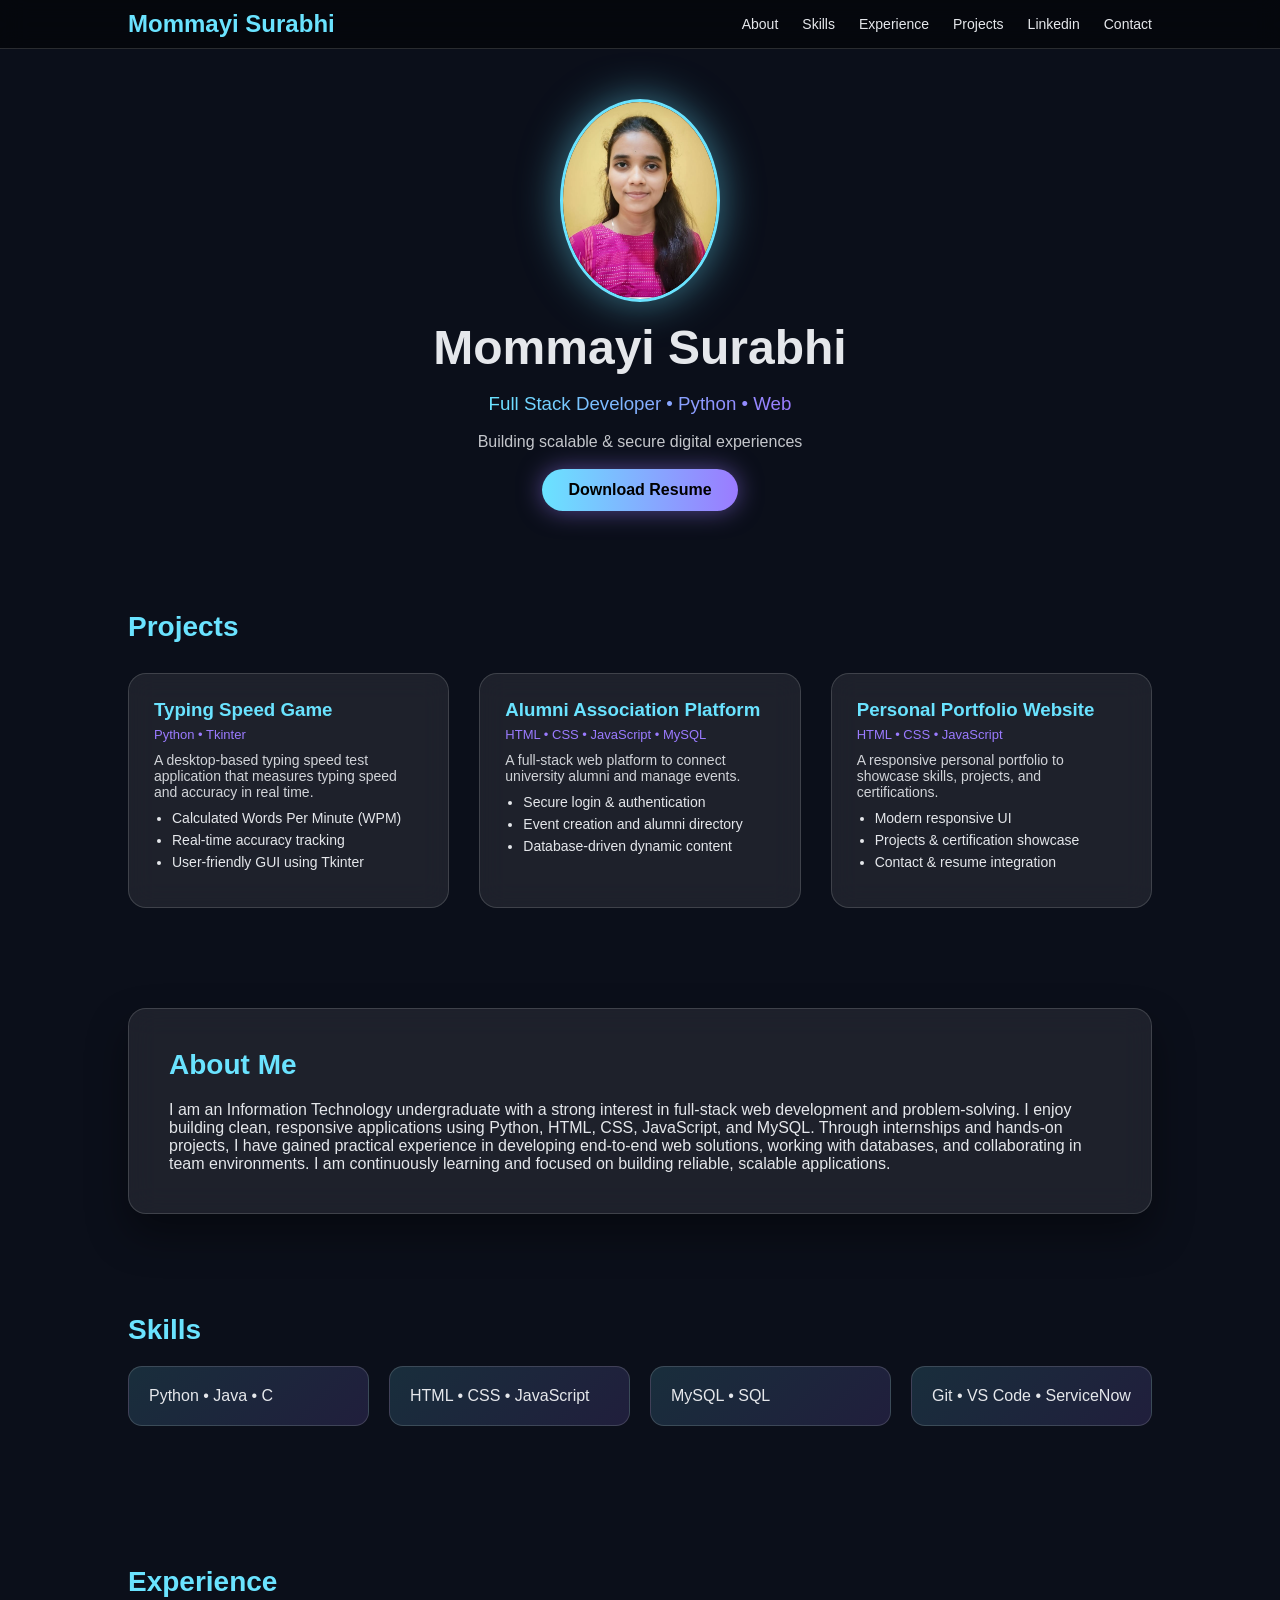
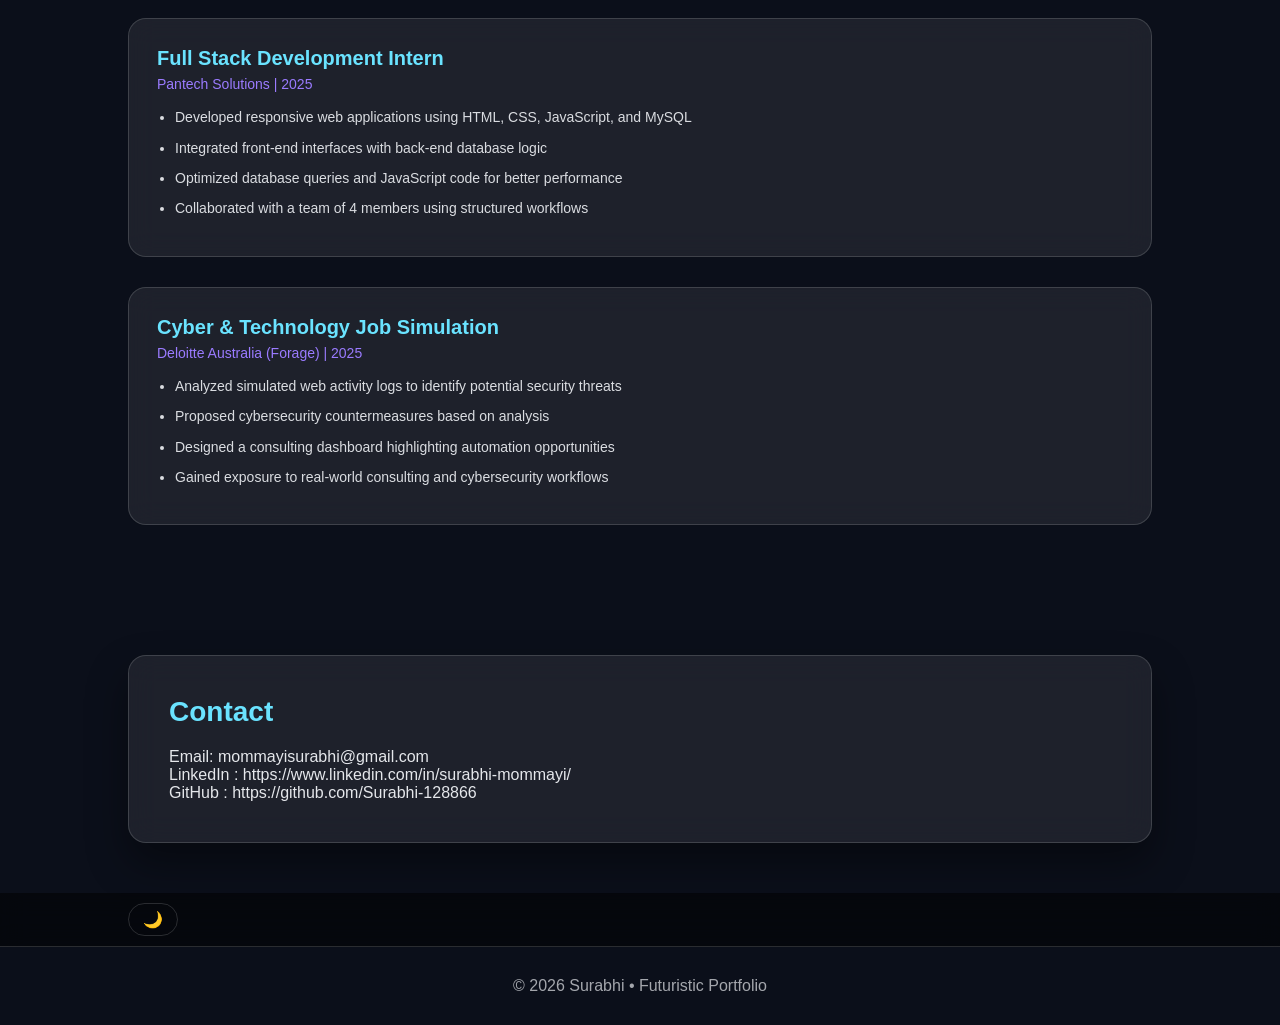
<file: index.html>
<!DOCTYPE html>
<html lang="en">
<head>
<meta charset="UTF-8">
<meta name="viewport" content="width=device-width, initial-scale=1.0">
<title>Mommayi Surabhi | Portfolio</title>
<link rel="stylesheet" href="style.css">
<link href="https://fonts.googleapis.com/css2?family=Poppins:wght@300;400;600&display=swap" rel="stylesheet">
<script src="script.js"></script>

</head>
<body>

<nav>
  <h2>Mommayi Surabhi</h2>
  <ul>
    <li><a href="#about">About</a></li>
    <li><a href="#skills">Skills</a></li>
    <li><a href="#experience">Experience</a></li>
    <li><a href="projects.html">Projects</a></li>
    <li><a href="https://www.linkedin.com/in/surabhi-mommayi/">Linkedin</a></li>
    <li><a href="#contact">Contact</a></li>
  </ul>
</nav>

<section class="hero">
  <img src="profilepic.jpeg">
  <h1>Mommayi Surabhi</h1>
  <h3>Full Stack Developer • Python • Web</h3>
  <p>Building scalable & secure digital experiences</p>
  <a href="sume.docx" class="btn">Download Resume</a>
</section>

<section id="projects">
  <h2>Projects</h2>

  <div class="projects-grid">

    <!-- PROJECT 1 -->
    <div class="project-card">
      <h3>Typing Speed Game</h3>
      <p class="tech">Python • Tkinter</p>
      <p class="desc">
        A desktop-based typing speed test application that measures
        typing speed and accuracy in real time.
      </p>
      <ul>
        <li>Calculated Words Per Minute (WPM)</li>
        <li>Real-time accuracy tracking</li>
        <li>User-friendly GUI using Tkinter</li>
      </ul>
      <!-- <div class="links">
        <a href="#" target="_blank">GitHub</a>
      </div> -->
    </div>

    <!-- PROJECT 2 -->
    <div class="project-card">
      <h3>Alumni Association Platform</h3>
      <p class="tech">HTML • CSS • JavaScript • MySQL</p>
      <p class="desc">
        A full-stack web platform to connect university alumni and manage events.
      </p>
      <ul>
        <li>Secure login & authentication</li>
        <li>Event creation and alumni directory</li>
        <li>Database-driven dynamic content</li>
      </ul>
      <!-- <div class="links">
        <a href="#" target="_blank">GitHub</a>
      </div> -->
    </div>

    <!-- PROJECT 3 -->
    <div class="project-card">
      <h3>Personal Portfolio Website</h3>
      <p class="tech">HTML • CSS • JavaScript</p>
      <p class="desc">
        A responsive personal portfolio to showcase skills, projects, and certifications.
      </p>
      <ul>
        <li>Modern responsive UI</li>
        <li>Projects & certification showcase</li>
        <li>Contact & resume integration</li>
      </ul>
      <!-- <div class="links">
        <a href="#" target="_blank">Live Demo</a>
      </div> -->
    </div>

  </div>
</section>


<section id="about">
  <div class="glass">
    <h2>About Me</h2>
    <p>
I am an Information Technology undergraduate with a strong interest in full-stack web development and problem-solving. I enjoy building clean, responsive applications using Python, HTML, CSS, JavaScript, and MySQL.

Through internships and hands-on projects, I have gained practical experience in developing end-to-end web solutions, working with databases, and collaborating in team environments. I am continuously learning and focused on building reliable, scalable applications.
    </p>
  </div>
</section>

<section id="skills">
  <h2>Skills</h2>
  <div class="skills-grid">
    <div class="skill-card">Python • Java • C</div>
    <div class="skill-card">HTML • CSS • JavaScript</div>
    <div class="skill-card">MySQL • SQL</div>
    <div class="skill-card">Git • VS Code • ServiceNow</div>
  </div>
</section>

<section id="experience">
  <h2>Experience</h2>

  <div class="experience-item">
    <h3>Full Stack Development Intern</h3>
    <p class="company">Pantech Solutions | 2025</p>
    <ul>
      <li>Developed responsive web applications using HTML, CSS, JavaScript, and MySQL</li>
      <li>Integrated front-end interfaces with back-end database logic</li>
      <li>Optimized database queries and JavaScript code for better performance</li>
      <li>Collaborated with a team of 4 members using structured workflows</li>
    </ul>
  </div>

  <div class="experience-item">
    <h3>Cyber & Technology Job Simulation</h3>
    <p class="company">Deloitte Australia (Forage) | 2025</p>
    <ul>
      <li>Analyzed simulated web activity logs to identify potential security threats</li>
      <li>Proposed cybersecurity countermeasures based on analysis</li>
      <li>Designed a consulting dashboard highlighting automation opportunities</li>
      <li>Gained exposure to real-world consulting and cybersecurity workflows</li>
    </ul>
  </div>
</section>


<!-- <section id="experience">
  <h2>Experience</h2>
  <div class="timeline">
    <div class="timeline-item">
      <h3>Pantech Solutions – Full Stack Intern</h3>
      <p>Built scalable web apps, optimized DB queries, team collaboration</p>
    </div>
    <div class="timeline-item">
      <h3>Deloitte Australia – Cyber & Tech Simulation</h3>
      <p>Log analysis, threat detection, automation dashboards</p>
    </div>
  </div>
</section> -->

<section id="contact">
  <div class="glass">
    <h2>Contact</h2>
    <p>Email: mommayisurabhi@gmail.com</p>
    <p>LinkedIn : https://www.linkedin.com/in/surabhi-mommayi/</p>
    <p>GitHub : https://github.com/Surabhi-128866</p>
  </div>
</section>
<!DOCTYPE html>
<html lang="en">
<head>
<meta charset="UTF-8">
<meta name="viewport" content="width=device-width, initial-scale=1.0">
<title>Surabhi | Portfolio</title>

<style>
/* =====================
   THEME VARIABLES
===================== */
:root {
  --bg: #0b0f1a;
  --text: #e5e7eb;
  --card: rgba(255,255,255,0.08);
  --border: rgba(255,255,255,0.15);
  --accent: #6ae3ff;
}

body.light {
  --bg: #f5f7fb;
  --text: #111827;
  --card: rgba(0,0,0,0.06);
  --border: rgba(0,0,0,0.15);
}

/* =====================
   BASE STYLES
===================== */
* {
  margin: 0;
  padding: 0;
  box-sizing: border-box;
  font-family: Arial, sans-serif;
}

body {
  background: var(--bg);
  color: var(--text);
  transition: background 0.3s ease, color 0.3s ease;
}

/* =====================
   NAVBAR
===================== */
nav {
  display: flex;
  justify-content: space-between;
  align-items: center;
  padding: 10px 10%;
  border-bottom: 1px solid var(--border);
}

nav h2 {
  color: var(--accent);
}

.theme-toggle {
  background: none;
  border: 1px solid var(--border);
  color: var(--text);
  padding: 6px 14px;
  border-radius: 20px;
  cursor: pointer;
  font-size: 16px;
}

/* =====================
   SECTIONS
===================== */
section {
  padding: 50px 10%;
}

.card {
  background: var(--card);
  border: 1px solid var(--border);
  border-radius: 16px;
  padding: 25px;
  margin-top: 20px;
}
</style>
</head>


<!-- =====================
     DARK MODE SCRIPT
===================== -->
<script>
document.addEventListener("DOMContentLoaded", () => {
  const toggleBtn = document.getElementById("theme-toggle");

  // Load saved theme
  if (localStorage.getItem("theme") === "light") {
    document.body.classList.add("light");
    toggleBtn.textContent = "☀️";
  }

  toggleBtn.addEventListener("click", () => {
    document.body.classList.toggle("light");

    if (document.body.classList.contains("light")) {
      localStorage.setItem("theme", "light");
      toggleBtn.textContent = "☀️";
    } else {
      localStorage.setItem("theme", "dark");
      toggleBtn.textContent = "🌙";
    }
  });
});
</script>
<nav><center>
  <button id="theme-toggle" class="theme-toggle">🌙</button></center>
</nav>



<footer>
    

© 2026 Surabhi • Futuristic Portfolio
</footer>

</body>
</file>
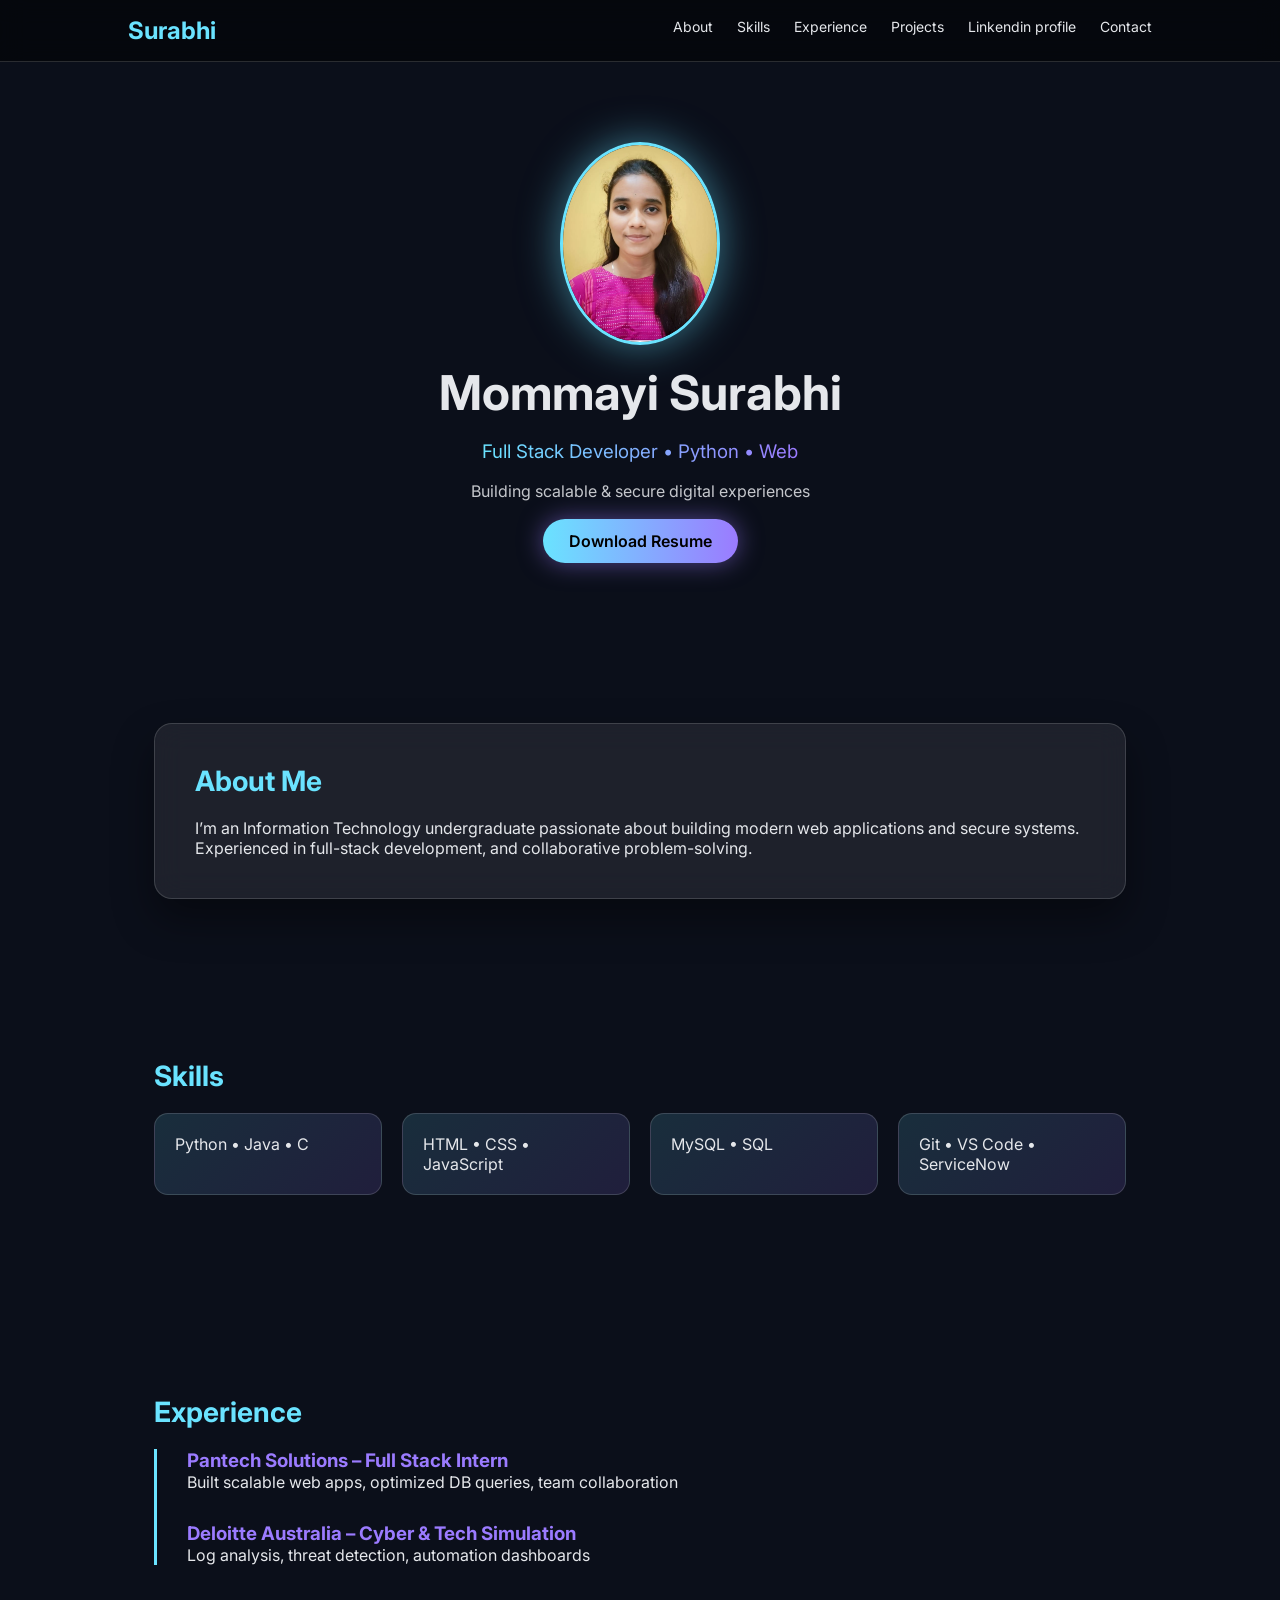
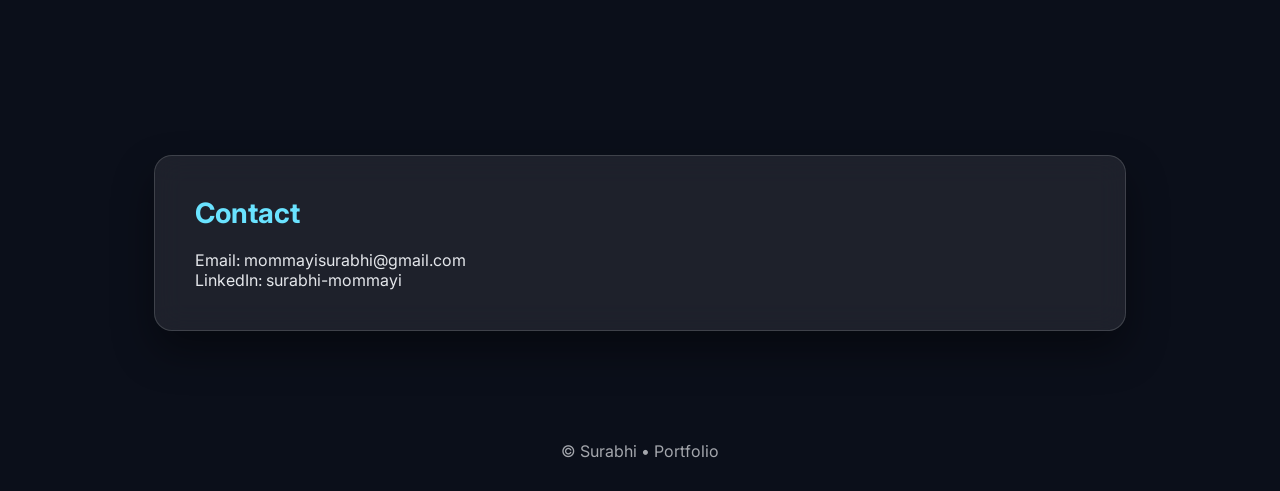
<file: home.html>
<!DOCTYPE html>
<html lang="en">
<head>
<meta charset="UTF-8">
<meta name="viewport" content="width=device-width, initial-scale=1.0">
<title>Mommayi Surabhi | Portfolio</title>
<link rel="stylesheet" href="style.css">
<link href="https://fonts.googleapis.com/css2?family=Poppins:wght@300;400;600&display=swap" rel="stylesheet">
</head>
<body>

<nav>
  <h2>Surabhi</h2>
  <ul>
    <li><a href="#about">About</a></li>
    <li><a href="#skills">Skills</a></li>
    <li><a href="#experience">Experience</a></li>
    <li><a href="projects.html">Projects</a></li>
    <li><a href="https://www.linkedin.com/in/surabhi-mommayi/">Linkendin profile</a></li>
    <li><a href="#contact">Contact</a></li>
  </ul>
</nav>

<section class="hero">
  <img src="profilepic.jpeg">
  <h1>Mommayi Surabhi</h1>
  <h3>Full Stack Developer • Python • Web</h3>
  <p>Building scalable & secure digital experiences</p>
  <a href="sume.docx" class="btn">Download Resume</a>
</section>

<section id="about">
  <div class="glass">
    <h2>About Me</h2>
    <p>
      I’m an Information Technology undergraduate passionate about
      building modern web applications and secure systems.
      Experienced in full-stack development, 
      and collaborative problem-solving.
    </p>
  </div>
</section>

<section id="skills">
  <h2>Skills</h2>
  <div class="skills-grid">
    <div class="skill-card">Python • Java • C</div>
    <div class="skill-card">HTML • CSS • JavaScript</div>
    <div class="skill-card">MySQL • SQL</div>
    <div class="skill-card">Git • VS Code • ServiceNow</div>
  </div>
</section>

<section id="experience">
  <h2>Experience</h2>
  <div class="timeline">
    <div class="timeline-item">
      <h3>Pantech Solutions – Full Stack Intern</h3>
      <p>Built scalable web apps, optimized DB queries, team collaboration</p>
    </div>
    <div class="timeline-item">
      <h3>Deloitte Australia – Cyber & Tech Simulation</h3>
      <p>Log analysis, threat detection, automation dashboards</p>
    </div>
  </div>
</section>

<section id="contact">
  <div class="glass">
    <h2>Contact</h2>
    <p>Email: mommayisurabhi@gmail.com</p>
    <p>LinkedIn: surabhi-mommayi</p>
  </div>
</section>

<footer>
© Surabhi •  Portfolio
</footer>

</body>
</file>
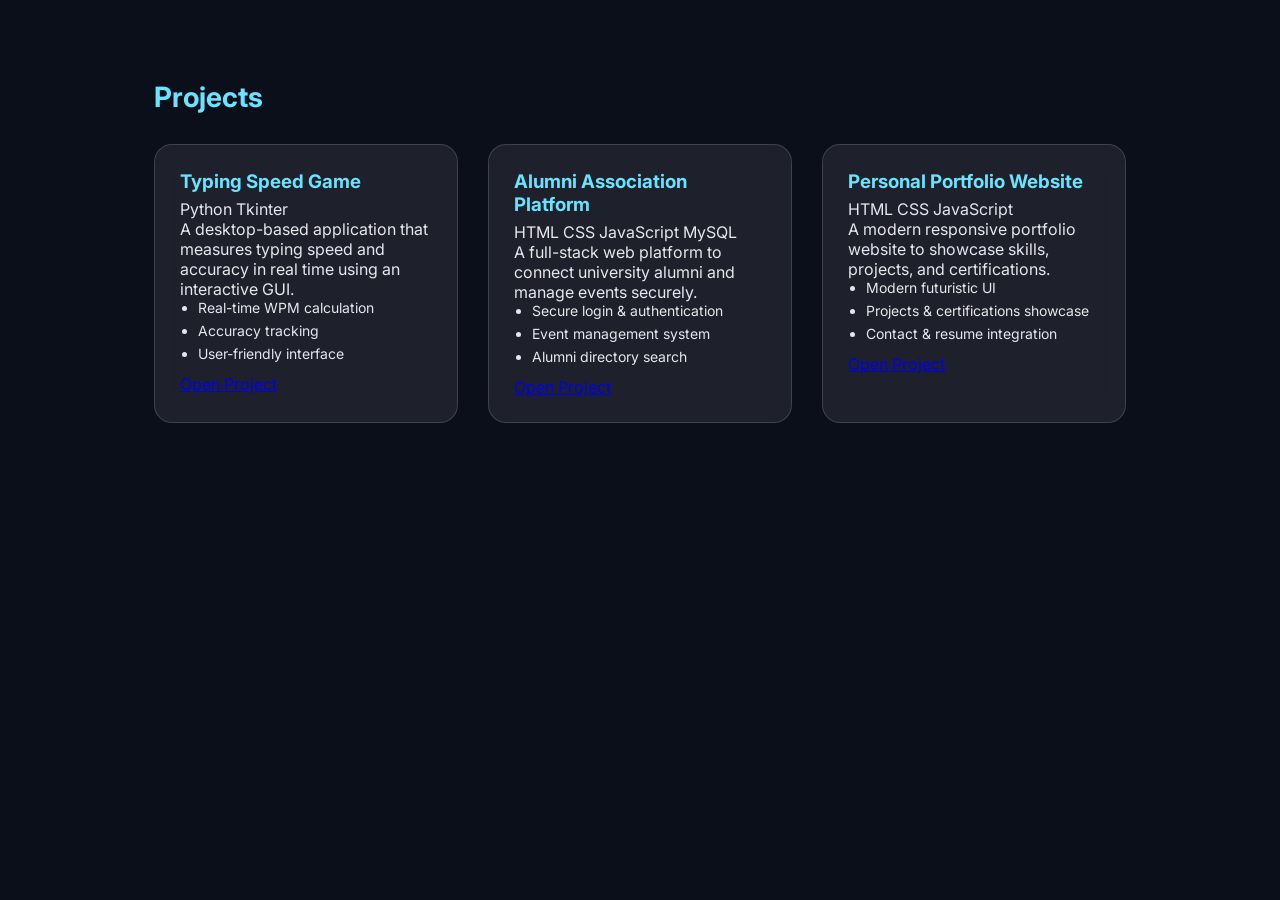
<file: projects.html>
<!DOCTYPE html>
<html>
<head>
<title>Projects | Surabhi</title>
<link rel="stylesheet" href="style.css">
</head>
<body>
<section id="projects">
  <h2 class="section-title">Projects</h2>

  <div class="projects-grid">

    <!-- Project 1 -->
    <div class="project-card">
      <div class="project-header">
        <h3>Typing Speed Game</h3>
        <span class="badge">Python</span>
        <span class="badge">Tkinter</span>
      </div>

      <p class="project-desc">
        A desktop-based application that measures typing speed and accuracy
        in real time using an interactive GUI.
      </p>

      <ul class="project-points">
        <li>Real-time WPM calculation</li>
        <li>Accuracy tracking</li>
        <li>User-friendly interface</li>
      </ul>

      <div class="project-actions">
        <a href="https://github.com/yourusername/typing-speed-game"
           target="_blank" class="project-btn">
          Open Project
        </a>
      </div>
    </div>

    <!-- Project 2 -->
    <div class="project-card">
      <div class="project-header">
        <h3>Alumni Association Platform</h3>
        <span class="badge">HTML</span>
        <span class="badge">CSS</span>
        <span class="badge">JavaScript</span>
        <span class="badge">MySQL</span>
      </div>

      <p class="project-desc">
        A full-stack web platform to connect university alumni and manage
        events securely.
      </p>

      <ul class="project-points">
        <li>Secure login & authentication</li>
        <li>Event management system</li>
        <li>Alumni directory search</li>
      </ul>

      <div class="project-actions">
        <a href="https://github.com/yourusername/alumni-platform"
           target="_blank" class="project-btn">
          Open Project
        </a>
      </div>
    </div>

    <!-- Project 3 -->
    <div class="project-card">
      <div class="project-header">
        <h3>Personal Portfolio Website</h3>
        <span class="badge">HTML</span>
        <span class="badge">CSS</span>
        <span class="badge">JavaScript</span>
      </div>

      <p class="project-desc">
        A modern responsive portfolio website to showcase skills,
        projects, and certifications.
      </p>

      <ul class="project-points">
        <li>Modern futuristic UI</li>
        <li>Projects & certifications showcase</li>
        <li>Contact & resume integration</li>
      </ul>

      <div class="project-actions">
        <a href="https://yourname.github.io/portfolio"
           target="_blank" class="project-btn">
          Open Project
        </a>
      </div>
    </div>

  </div>
</section>


</body>
</html>
</file>
<file: style.css>
@import url('https://fonts.googleapis.com/css2?family=Inter:wght@300;400;600;700&display=swap');

:root {
  --bg: #0b0f1a;
  --glass: rgba(255, 255, 255, 0.08);
  --border: rgba(255, 255, 255, 0.15);
  --primary: #6ae3ff;
  --secondary: #9b7bff;
  --text: #e5e7eb;
}

* {
  margin: 0;
  padding: 0;
  box-sizing: border-box;
  font-family: 'Inter', sans-serif;
}

body {
  background: radial-gradient(circle at top, #11162a, #05070d);
  color: var(--text);
  scroll-behavior: smooth;
}

/* NAVBAR */
nav {
  position: sticky;
  top: 0;
  z-index: 100;
  backdrop-filter: blur(12px);
  background: rgba(0,0,0,0.5);
  border-bottom: 1px solid var(--border);
  padding: 16px 10%;
  display: flex;
  justify-content: space-between;
}

nav h2 {
  color: var(--primary);
  font-weight: 700;
}

nav ul {
  list-style: none;
  display: flex;
  gap: 24px;
}

nav a {
  color: var(--text);
  text-decoration: none;
  font-size: 14px;
  transition: 0.3s;
}

nav a:hover {
  color: var(--primary);
}

/* HERO */
.hero {
  min-height: 0vh;
  display: flex;
  flex-direction: column;
  align-items: center;
  justify-content: center;
  gap: 18px;
  text-align: center;
}

.hero img {
  width: 160px;
  border-radius: 50%;
  border: 3px solid var(--primary);
  box-shadow: 0 0 40px rgba(106,227,255,0.5);
}

.hero h1 {
  font-size: 48px;
}

.hero h3 {
  font-weight: 400;
  background: linear-gradient(90deg, var(--primary), var(--secondary));
  -webkit-background-clip: text;
  color: transparent;
}

.hero p {
  opacity: 0.85;
}

.btn {
  padding: 12px 26px;
  border-radius: 30px;
  background: linear-gradient(90deg, var(--primary), var(--secondary));
  color: #000;
  text-decoration: none;
  font-weight: 600;
  box-shadow: 0 0 25px rgba(155,123,255,0.5);
}

/* GLASS SECTIONS */
section {
  padding: 80px 12%;
}

.glass {
  background: var(--glass);
  border: 1px solid var(--border);
  border-radius: 18px;
  padding: 40px;
  backdrop-filter: blur(15px);
  box-shadow: 0 20px 40px rgba(0,0,0,0.4);
}

section h2 {
  margin-bottom: 20px;
  font-size: 28px;
  color: var(--primary);
}

/* SKILLS */
.skills-grid {
  display: grid;
  grid-template-columns: repeat(auto-fit, minmax(220px, 1fr));
  gap: 20px;
}

.skill-card {
  padding: 20px;
  border-radius: 14px;
  background: linear-gradient(135deg, rgba(106,227,255,0.15), rgba(155,123,255,0.15));
  border: 1px solid var(--border);
  transition: transform 0.3s;
}

.skill-card:hover {
  transform: translateY(-8px) scale(1.02);
}

/* TIMELINE */
.timeline {
  border-left: 3px solid var(--primary);
  padding-left: 30px;
}

.timeline-item {
  margin-bottom: 30px;
}

.timeline-item h3 {
  color: var(--secondary);
}

/* PROJECT CARDS */
.card {
  margin-top: 20px;
  padding: 25px;
  border-radius: 18px;
  background: var(--glass);
  border: 1px solid var(--border);
  transition: 0.4s;
}

.card:hover {
  box-shadow: 0 0 35px rgba(106,227,255,0.3);
  transform: translateY(-10px);
}

/* FOOTER */
footer {
  text-align: center;
  padding: 30px;
  opacity: 0.7;
}
/* PROJECTS */
.projects-grid {
  display: grid;
  grid-template-columns: repeat(auto-fit, minmax(300px, 1fr));
  gap: 30px;
  margin-top: 30px;
}

.project-card {
  background: rgba(255,255,255,0.08);
  border: 1px solid rgba(255,255,255,0.15);
  border-radius: 18px;
  padding: 25px;
  backdrop-filter: blur(14px);
  transition: all 0.4s ease;
}

.project-card:hover {
  transform: translateY(-12px) scale(1.03);
  box-shadow: 0 0 40px rgba(106,227,255,0.35);
}

.project-card h3 {
  color: #6ae3ff;
  margin-bottom: 6px;
}

.project-card .tech {
  font-size: 13px;
  color: #9b7bff;
  margin-bottom: 10px;
}

.project-card .desc {
  font-size: 14px;
  opacity: 0.9;
  margin-bottom: 10px;
}

.project-card ul {
  padding-left: 18px;
  font-size: 14px;
  margin-bottom: 12px;
}

.project-card li {
  margin-bottom: 6px;
}

.project-card .links a {
  text-decoration: none;
  color: black;
  background: linear-gradient(90deg, #6ae3ff, #e9b20c);
  padding: 6px 14px;
  border-radius: 20px;
  font-size: 13px;
  font-weight: 600;
}
/* THEME VARIABLES */
:root {
  --bg: #0b0f1a;
  --text: #e5e7eb;
  --card: rgba(255,255,255,0.08);
  --border: rgba(255,255,255,0.15);
}

body.light {
  --bg: #f5f7fb;
  --text: #111827;
  --card: rgba(0,0,0,0.05);
  --border: rgba(0,0,0,0.15);
}

/* APPLY VARIABLES */
body {
  background: var(--bg);
  color: var(--text);
  transition: background 0.3s ease, color 0.3s ease;
}

.project-card,
.glass,
.card {
  background: var(--card);
  border: 1px solid var(--border);
}

/* TOGGLE BUTTON */
.theme-toggle {
  background: none;
  border: 1px solid var(--border);
  color: var(--text);
  padding: 6px 12px;
  border-radius: 20px;
  cursor: pointer;
  font-size: 16px;
  transition: 0.3s;
}

.theme-toggle:hover {
  background: rgba(255,255,255,0.1);
}
/* =====================
   EXPERIENCE SECTION
===================== */

#experience {
  margin-top: 40px;
}

.experience-item {
  background: var(--card);
  border: 1px solid var(--border);
  border-radius: 18px;
  padding: 28px;
  margin-bottom: 30px;
  backdrop-filter: blur(14px);
  transition: transform 0.3s ease, box-shadow 0.3s ease;
}

.experience-item:hover {
  transform: translateY(-6px);
  box-shadow: 0 0 35px rgba(255, 171, 106, 0.25);
}

.experience-item h3 {
  font-size: 20px;
  color: #6ae3ff;
  margin-bottom: 6px;
}

.company {
  font-size: 14px;
  color: #9b7bff;
  margin-bottom: 14px;
}

.experience-item ul {
  padding-left: 18px;
}

.experience-item li {
  font-size: 14px;
  margin-bottom: 8px;
  line-height: 1.6;
  opacity: 0.95;
}

/* Optional tools line */
.experience-item .tools {
  margin-top: 12px;
  font-size: 13px;
  opacity: 0.8;
}
</file>
